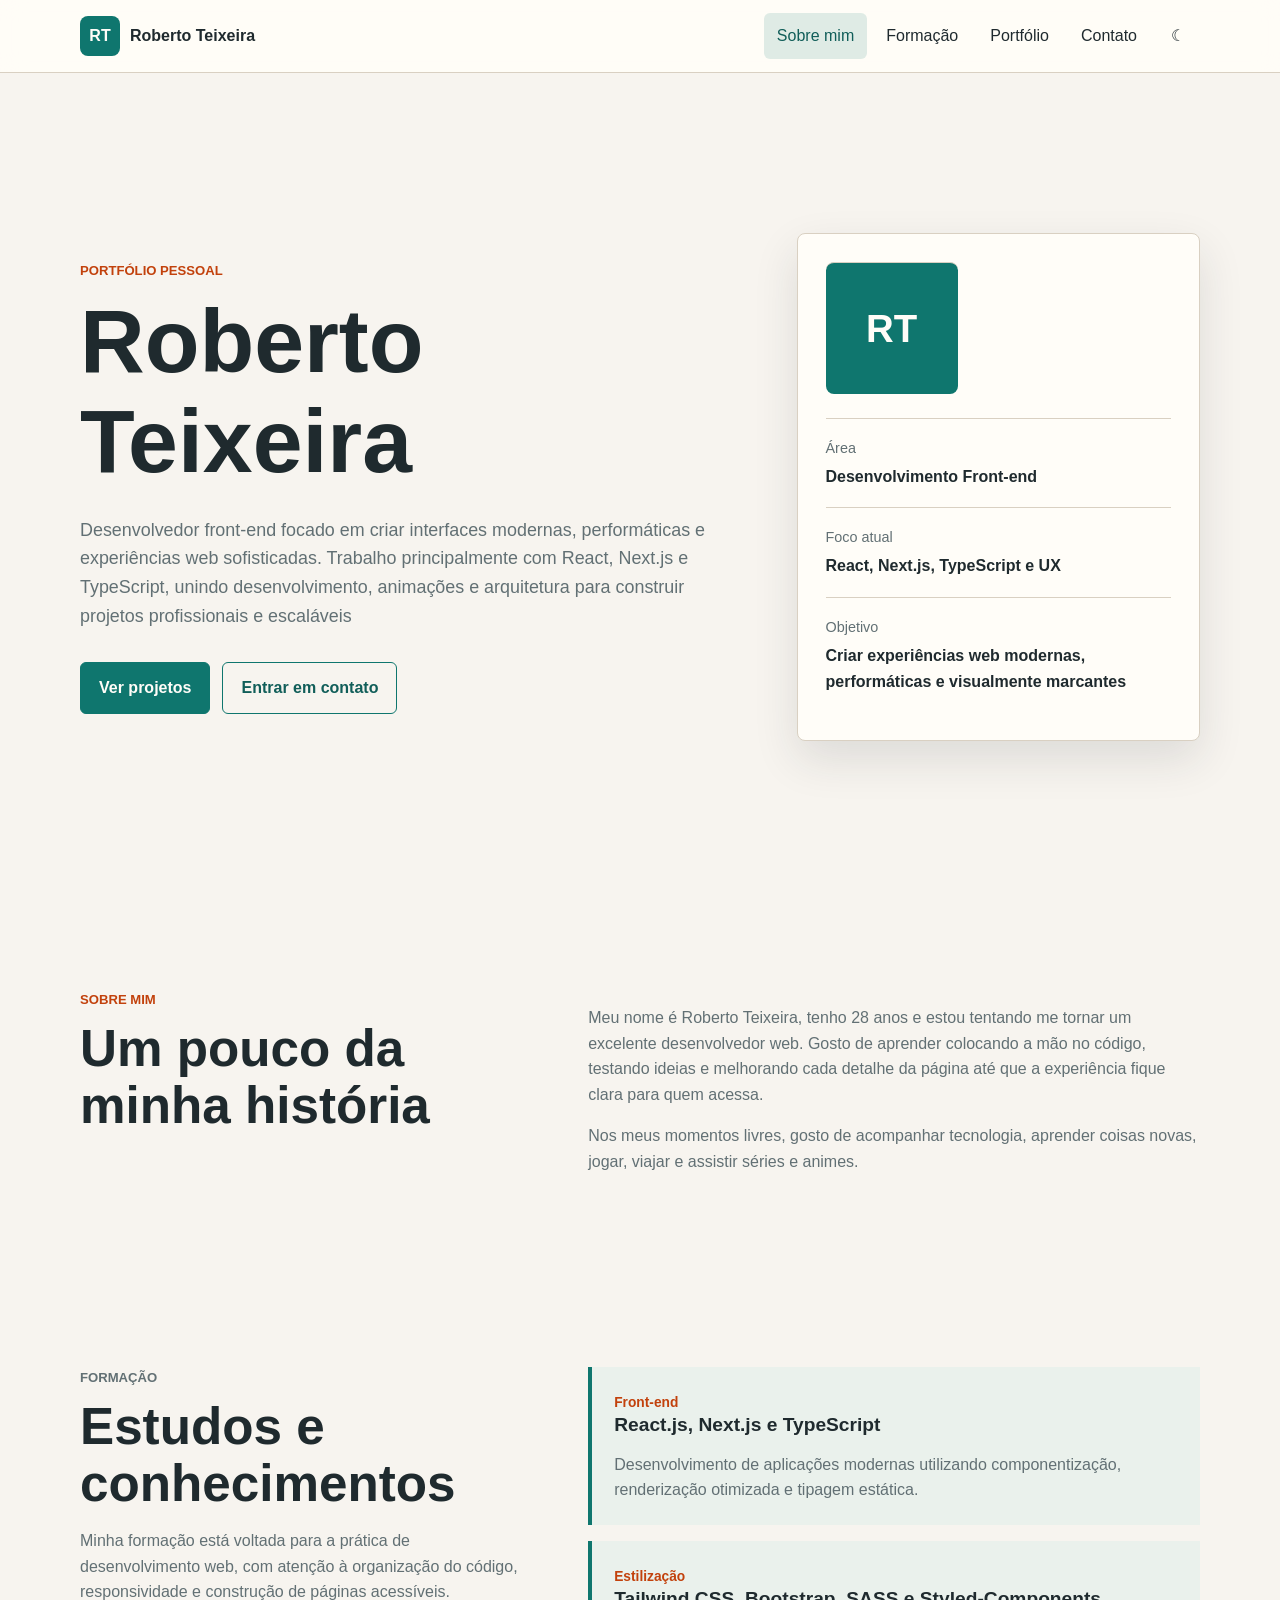
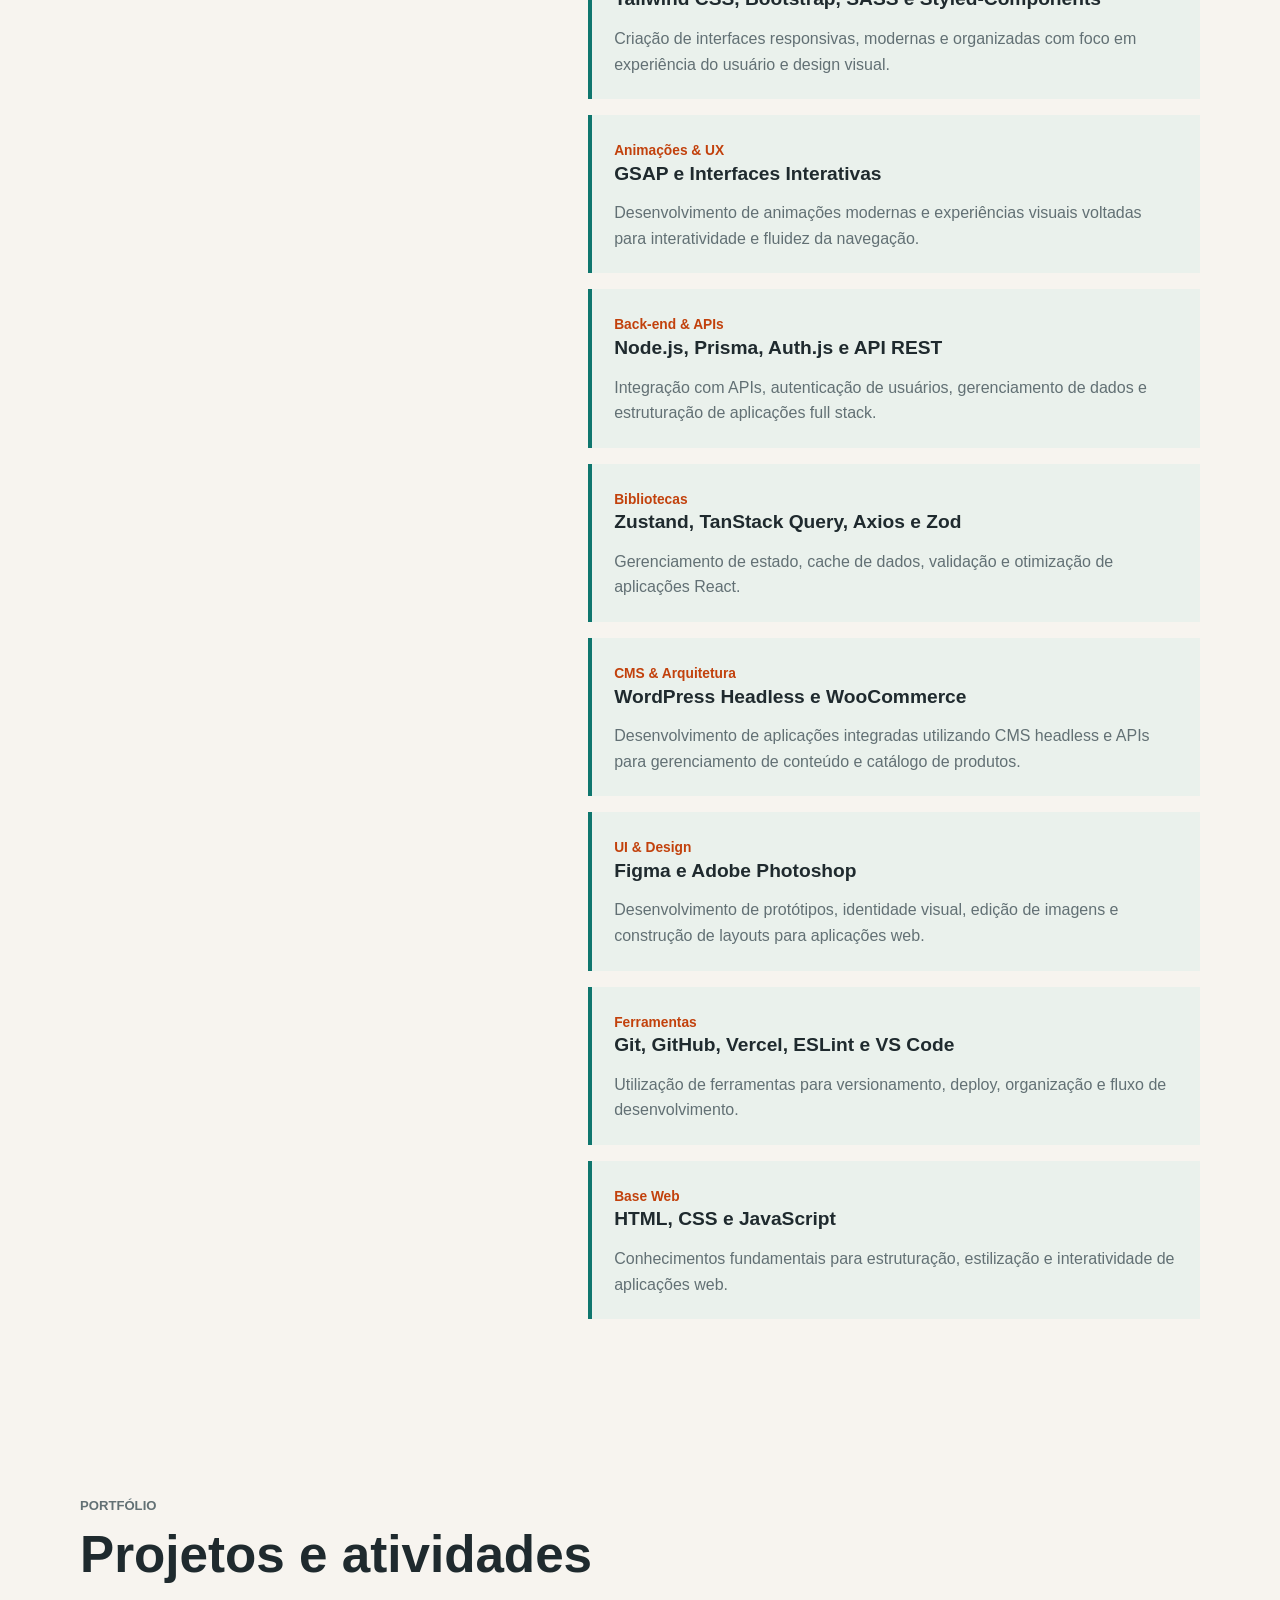
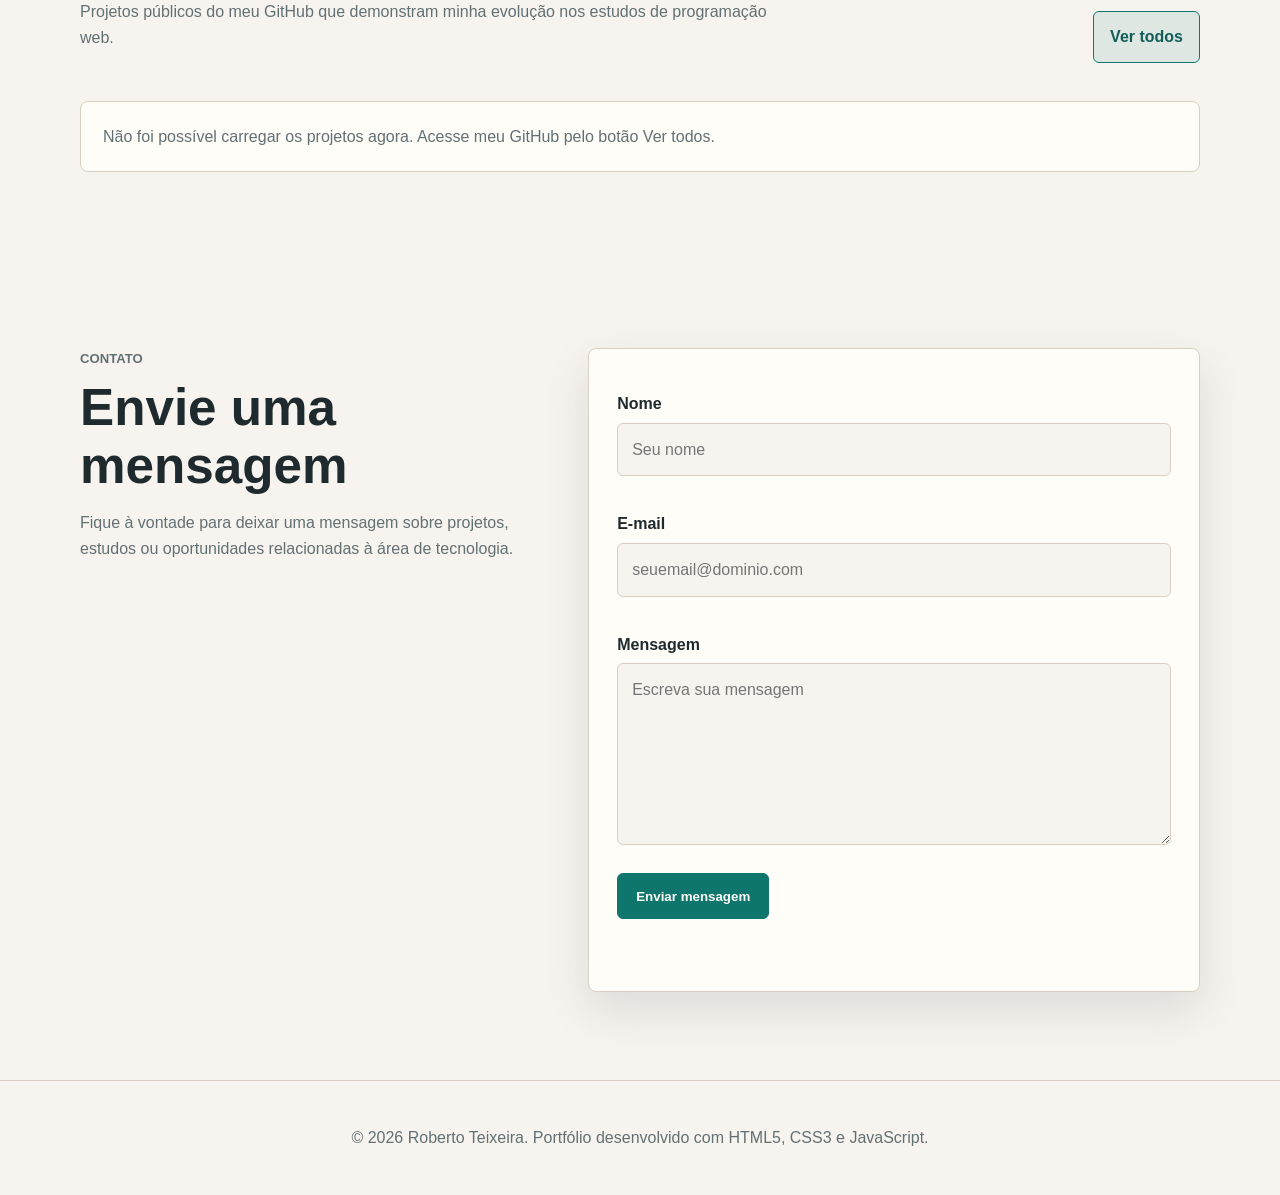
<file: index.html>
<!DOCTYPE html>
<html lang="pt-BR">
<head>
  <meta charset="UTF-8">
  <meta name="viewport" content="width=device-width, initial-scale=1.0">
  <meta name="description" content="Portfólio pessoal de Roberto Teixeira, com apresentação, formação, projetos e formulário de contato.">
  <title>Roberto Teixeira | Portfólio</title>
  <link rel="stylesheet" href="css/styles.css">
</head>
<body>
  <header class="site-header">
    <nav class="navbar" aria-label="Menu principal">
      <a class="brand" href="#sobre" aria-label="Ir para o início">
        <span class="brand-mark">RT</span>
        <span>Roberto Teixeira</span>
      </a>

      <button class="menu-toggle" type="button" aria-expanded="false" aria-controls="menu">
        <span></span>
        <span></span>
        <span></span>
        <span class="sr-only">Abrir menu</span>
      </button>

      <div class="menu" id="menu">
        <a href="#sobre">Sobre mim</a>
        <a href="#formacao">Formação</a>
        <a href="#portfolio">Portfólio</a>
        <a href="#contato">Contato</a>
        <button class="theme-toggle" type="button" aria-label="Mudar tema" data-tooltip="Mudar tema">
          <span class="theme-icon sun-icon" aria-hidden="true">☀</span>
          <span class="theme-icon moon-icon" aria-hidden="true">☾</span>
        </button>
      </div>
    </nav>
  </header>

  <main>
    <section class="hero section" id="sobre">
      <div class="hero-content">
        <p class="eyebrow">Portfólio pessoal</p>
        <h1>Roberto Teixeira</h1>
        <p class="hero-text">
          Desenvolvedor front-end focado em criar interfaces modernas, performáticas e experiências web sofisticadas. Trabalho principalmente com React, Next.js e TypeScript, unindo desenvolvimento, animações e arquitetura para construir projetos profissionais e escaláveis
        </p>
        <div class="hero-actions" aria-label="Ações principais">
          <a class="button primary" href="#portfolio">Ver projetos</a>
          <a class="button secondary" href="#contato">Entrar em contato</a>
        </div>
      </div>

      <aside class="profile-panel" aria-label="Resumo do perfil">
        <div class="avatar" aria-hidden="true">RT</div>
        <dl>
          <div>
            <dt>Área</dt>
            <dd>Desenvolvimento Front-end</dd>
          </div>
          <div>
            <dt>Foco atual</dt>
            <dd>React, Next.js, TypeScript e UX</dd>
          </div>
          <div>
            <dt>Objetivo</dt>
            <dd>Criar experiências web modernas, performáticas e visualmente marcantes</dd>
          </div>
        </dl>
      </aside>
    </section>

    <section class="section about-grid" aria-labelledby="sobre-titulo">
      <div>
        <p class="eyebrow">Sobre mim</p>
        <h2 id="sobre-titulo">Um pouco da minha história</h2>
      </div>
      <div class="text-block">
        <p>
          Meu nome é Roberto Teixeira, tenho 28 anos e estou tentando me tornar um excelente desenvolvedor web.
          Gosto de aprender colocando a mão no código, testando ideias e melhorando cada detalhe
          da página até que a experiência fique clara para quem acessa.
        </p>
        <p>
          Nos meus momentos livres, gosto de acompanhar tecnologia, aprender coisas novas, jogar, viajar e assistir séries e animes.
        </p>
      </div>
    </section>

    <section class="section split-section" id="formacao" aria-labelledby="formacao-titulo">
      <div class="sticky-copy">
        <p class="eyebrow">Formação</p>
        <h2 id="formacao-titulo">Estudos e conhecimentos</h2>
        <p>
          Minha formação está voltada para a prática de desenvolvimento web, com atenção à
          organização do código, responsividade e construção de páginas acessíveis.
        </p>
      </div>

      <div class="timeline">
  <article class="timeline-item">
    <span>Front-end</span>
    <h3>React.js, Next.js e TypeScript</h3>
    <p>
      Desenvolvimento de aplicações modernas utilizando componentização,
      renderização otimizada e tipagem estática.
    </p>
  </article>

  <article class="timeline-item">
    <span>Estilização</span>
    <h3>Tailwind CSS, Bootstrap, SASS e Styled-Components</h3>
    <p>
      Criação de interfaces responsivas, modernas e organizadas com foco em
      experiência do usuário e design visual.
    </p>
  </article>

  <article class="timeline-item">
    <span>Animações & UX</span>
    <h3>GSAP e Interfaces Interativas</h3>
    <p>
      Desenvolvimento de animações modernas e experiências visuais voltadas para
      interatividade e fluidez da navegação.
    </p>
  </article>

  <article class="timeline-item">
    <span>Back-end & APIs</span>
    <h3>Node.js, Prisma, Auth.js e API REST</h3>
    <p>
      Integração com APIs, autenticação de usuários, gerenciamento de dados e
      estruturação de aplicações full stack.
    </p>
  </article>

  <article class="timeline-item">
    <span>Bibliotecas</span>
    <h3>Zustand, TanStack Query, Axios e Zod</h3>
    <p>
      Gerenciamento de estado, cache de dados, validação e otimização de
      aplicações React.
    </p>
  </article>

  <article class="timeline-item">
    <span>CMS & Arquitetura</span>
    <h3>WordPress Headless e WooCommerce</h3>
    <p>
      Desenvolvimento de aplicações integradas utilizando CMS headless e APIs
      para gerenciamento de conteúdo e catálogo de produtos.
    </p>
  </article>

  <article class="timeline-item">
    <span>UI & Design</span>
    <h3>Figma e Adobe Photoshop</h3>
    <p>
      Desenvolvimento de protótipos, identidade visual, edição de imagens e
      construção de layouts para aplicações web.
    </p>
  </article>

  <article class="timeline-item">
    <span>Ferramentas</span>
    <h3>Git, GitHub, Vercel, ESLint e VS Code</h3>
    <p>
      Utilização de ferramentas para versionamento, deploy, organização e fluxo
      de desenvolvimento.
    </p>
  </article>

  <article class="timeline-item">
    <span>Base Web</span>
    <h3>HTML, CSS e JavaScript</h3>
    <p>
      Conhecimentos fundamentais para estruturação, estilização e interatividade
      de aplicações web.
    </p>
  </article>
</div>
    </section>

    <section class="section" id="portfolio" aria-labelledby="portfolio-titulo">
      <div class="section-heading portfolio-heading">
        <div>
          <p class="eyebrow">Portfólio</p>
          <h2 id="portfolio-titulo">Projetos e atividades</h2>
          <p>Projetos públicos do meu GitHub que demonstram minha evolução nos estudos de programação web.</p>
        </div>
        <a class="button secondary" href="projetos.html">Ver todos</a>
      </div>

      <div class="project-grid" id="featuredProjects" data-limit="3">
        <p class="project-status">Carregando projetos do GitHub...</p>
      </div>
    </section>

    <section class="section contact-section" id="contato" aria-labelledby="contato-titulo">
      <div>
        <p class="eyebrow">Contato</p>
        <h2 id="contato-titulo">Envie uma mensagem</h2>
        <p>
          Fique à vontade para deixar uma mensagem sobre projetos, estudos ou oportunidades
          relacionadas à área de tecnologia.
        </p>
      </div>

      <form class="contact-form" id="contactForm" novalidate>
        <label for="nome">Nome</label>
        <input type="text" id="nome" name="nome" autocomplete="name" placeholder="Seu nome">
        <small class="error-message" id="nomeError"></small>

        <label for="email">E-mail</label>
        <input type="email" id="email" name="email" autocomplete="email" placeholder="seuemail@dominio.com">
        <small class="error-message" id="emailError"></small>

        <label for="mensagem">Mensagem</label>
        <textarea id="mensagem" name="mensagem" rows="6" placeholder="Escreva sua mensagem"></textarea>
        <small class="error-message" id="mensagemError"></small>

        <button class="button primary" type="submit">Enviar mensagem</button>
        <p class="form-feedback" id="formFeedback" role="status" aria-live="polite"></p>
      </form>
    </section>
  </main>

  <footer class="site-footer">
    <p>© 2026 Roberto Teixeira. Portfólio desenvolvido com HTML5, CSS3 e JavaScript.</p>
  </footer>

  <script src="js/script.js"></script>
  <script src="js/github-projects.js"></script>
</body>
</html>
</file>
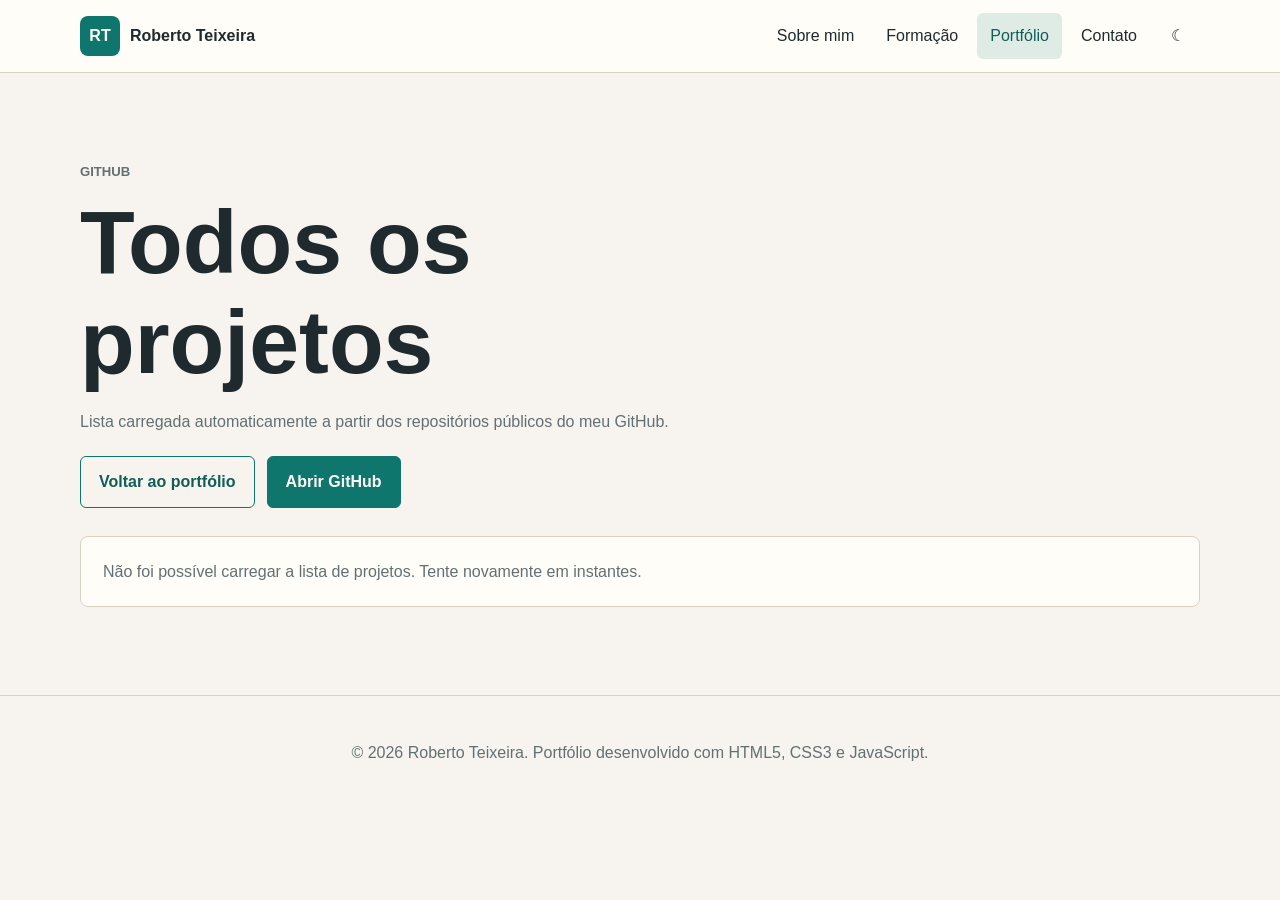
<file: projetos.html>
<!DOCTYPE html>
<html lang="pt-BR">
<head>
  <meta charset="UTF-8">
  <meta name="viewport" content="width=device-width, initial-scale=1.0">
  <meta name="description" content="Lista de projetos públicos do GitHub de Roberto Teixeira.">
  <title>Projetos | Roberto Teixeira</title>
  <link rel="stylesheet" href="css/styles.css">
</head>
<body>
  <header class="site-header">
    <nav class="navbar" aria-label="Menu principal">
      <a class="brand" href="index.html#sobre" aria-label="Voltar para o início">
        <span class="brand-mark">RT</span>
        <span>Roberto Teixeira</span>
      </a>

      <button class="menu-toggle" type="button" aria-expanded="false" aria-controls="menu">
        <span></span>
        <span></span>
        <span></span>
        <span class="sr-only">Abrir menu</span>
      </button>

      <div class="menu" id="menu">
        <a href="index.html#sobre">Sobre mim</a>
        <a href="index.html#formacao">Formação</a>
        <a href="index.html#portfolio" class="active">Portfólio</a>
        <a href="index.html#contato">Contato</a>
        <button class="theme-toggle" type="button" aria-label="Mudar tema" data-tooltip="Mudar tema">
          <span class="theme-icon sun-icon" aria-hidden="true">☀</span>
          <span class="theme-icon moon-icon" aria-hidden="true">☾</span>
        </button>
      </div>
    </nav>
  </header>

  <main>
    <section class="section projects-page" aria-labelledby="todos-projetos-titulo">
      <div class="section-heading">
        <p class="eyebrow">GitHub</p>
        <h1 id="todos-projetos-titulo">Todos os projetos</h1>
        <p>
          Lista carregada automaticamente a partir dos repositórios públicos do meu GitHub.
        </p>
      </div>

      <div class="project-toolbar">
        <a class="button secondary" href="index.html#portfolio">Voltar ao portfólio</a>
        <a class="button primary" href="https://github.com/RobertoDev3" target="_blank" rel="noopener noreferrer">Abrir GitHub</a>
      </div>

      <div class="project-grid all-projects-grid" id="allProjects">
        <p class="project-status">Carregando projetos do GitHub...</p>
      </div>
    </section>
  </main>

  <footer class="site-footer">
    <p>© 2026 Roberto Teixeira. Portfólio desenvolvido com HTML5, CSS3 e JavaScript.</p>
  </footer>

  <script src="js/script.js"></script>
  <script src="js/github-projects.js"></script>
</body>
</html>
</file>
<file: css/styles.css>
:root {
  --bg: #f7f4ef;
  --surface: #fffdf8;
  --text: #1f2a2e;
  --muted: #627074;
  --line: #d9d0c2;
  --primary: #0f766e;
  --primary-strong: #115e59;
  --accent: #c2410c;
  --shadow: 0 18px 45px rgba(35, 42, 46, 0.12);
}

body.dark-theme {
  --bg: #101416;
  --surface: #1a2023;
  --text: #eef4f2;
  --muted: #b3c0bd;
  --line: #344044;
  --primary: #5eead4;
  --primary-strong: #2dd4bf;
  --accent: #fb923c;
  --shadow: 0 18px 45px rgba(0, 0, 0, 0.28);
}

* {
  box-sizing: border-box;
}

html {
  scroll-behavior: smooth;
}

body {
  margin: 0;
  background: var(--bg);
  color: var(--text);
  font-family: Arial, Helvetica, sans-serif;
  line-height: 1.6;
}

a {
  color: inherit;
}

.sr-only {
  position: absolute;
  width: 1px;
  height: 1px;
  padding: 0;
  margin: -1px;
  overflow: hidden;
  clip: rect(0, 0, 0, 0);
  border: 0;
}

.site-header {
  position: sticky;
  top: 0;
  z-index: 10;
  border-bottom: 1px solid var(--line);
  background: color-mix(in srgb, var(--surface) 92%, transparent);
  backdrop-filter: blur(12px);
}

.navbar {
  width: min(1120px, calc(100% - 32px));
  min-height: 72px;
  margin: 0 auto;
  display: flex;
  align-items: center;
  justify-content: space-between;
  gap: 24px;
}

.brand,
.menu {
  display: flex;
  align-items: center;
}

.brand {
  gap: 10px;
  font-weight: 700;
  text-decoration: none;
}

.brand-mark,
.avatar {
  display: grid;
  place-items: center;
  border-radius: 8px;
  background: var(--primary);
  color: var(--surface);
  font-weight: 800;
}

.brand-mark {
  width: 40px;
  height: 40px;
}

.menu {
  gap: 6px;
}

.menu a,
.theme-toggle {
  min-height: 42px;
  padding: 10px 13px;
  border: 0;
  border-radius: 6px;
  background: transparent;
  color: var(--text);
  font: inherit;
  text-decoration: none;
  cursor: pointer;
  transition: background-color 0.2s ease, color 0.2s ease, transform 0.2s ease;
}

.theme-toggle {
  position: relative;
  display: inline-flex;
  align-items: center;
  justify-content: center;
  gap: 4px;
  min-width: 44px;
}

.theme-toggle::after {
  content: attr(data-tooltip);
  position: absolute;
  top: calc(100% + 8px);
  left: 50%;
  width: max-content;
  max-width: 180px;
  padding: 7px 9px;
  border-radius: 6px;
  background: var(--text);
  color: var(--surface);
  font-size: 0.82rem;
  line-height: 1.2;
  opacity: 0;
  pointer-events: none;
  transform: translateX(-50%) translateY(-4px);
  transition: opacity 0.2s ease, transform 0.2s ease;
}

.theme-toggle:hover::after,
.theme-toggle:focus-visible::after {
  opacity: 1;
  transform: translateX(-50%) translateY(0);
}

.theme-icon {
  display: inline-grid;
  place-items: center;
  width: 18px;
  height: 18px;
  font-size: 1rem;
  line-height: 1;
}

.sun-icon {
  display: none;
}

body.dark-theme .sun-icon {
  display: inline-grid;
}

body.dark-theme .moon-icon {
  display: none;
}

.menu a:hover,
.theme-toggle:hover,
.menu a.active {
  background: color-mix(in srgb, var(--primary) 13%, transparent);
  color: var(--primary-strong);
}

.menu-toggle {
  display: none;
  width: 44px;
  height: 44px;
  border: 1px solid var(--line);
  border-radius: 6px;
  background: var(--surface);
  cursor: pointer;
  transition: border-color 0.2s ease, background-color 0.2s ease, transform 0.2s ease;
}

.menu-toggle span:not(.sr-only) {
  display: block;
  width: 20px;
  height: 2px;
  margin: 5px auto;
  background: var(--text);
}

.menu-toggle:hover {
  border-color: var(--primary);
  background: color-mix(in srgb, var(--primary) 10%, var(--surface));
  transform: translateY(-1px);
}

.section {
  width: min(1120px, calc(100% - 32px));
  margin: 0 auto;
  padding: 88px 0;
  scroll-margin-top: 88px;
}

.hero {
  min-height: calc(100vh - 72px);
  display: grid;
  grid-template-columns: minmax(0, 1.25fr) minmax(280px, 0.75fr);
  align-items: center;
  gap: 44px;
}

.eyebrow {
  margin: 0 0 10px;
  color: var(--accent);
  font-size: 0.82rem;
  font-weight: 800;
  letter-spacing: 0;
  text-transform: uppercase;
}

h1,
h2,
h3,
p {
  overflow-wrap: anywhere;
}

h1,
h2,
h3 {
  margin: 0;
  line-height: 1.12;
}

h1 {
  max-width: 780px;
  font-size: clamp(3rem, 7vw, 6.4rem);
}

h2 {
  font-size: clamp(2rem, 4vw, 3.4rem);
}

h3 {
  font-size: 1.2rem;
}

.hero-text {
  max-width: 680px;
  margin: 24px 0 0;
  color: var(--muted);
  font-size: 1.12rem;
}

.hero-actions {
  display: flex;
  flex-wrap: wrap;
  gap: 12px;
  margin-top: 32px;
}

.button {
  display: inline-flex;
  align-items: center;
  justify-content: center;
  min-height: 46px;
  padding: 12px 18px;
  border: 1px solid var(--primary);
  border-radius: 6px;
  font-weight: 700;
  text-decoration: none;
  cursor: pointer;
  transition: background-color 0.2s ease, color 0.2s ease, border-color 0.2s ease, transform 0.2s ease, box-shadow 0.2s ease;
}

.button.primary {
  background: var(--primary);
  color: var(--surface);
}

.button.primary:hover {
  border-color: var(--primary-strong);
  background: var(--primary-strong);
  transform: translateY(-2px);
  box-shadow: 0 12px 24px rgba(15, 118, 110, 0.22);
}

.button.secondary {
  color: var(--primary-strong);
}

.button.secondary:hover {
  background: var(--primary);
  color: var(--surface);
  transform: translateY(-2px);
  box-shadow: 0 12px 24px rgba(15, 118, 110, 0.16);
}

.profile-panel,
.contact-form,
.project-card {
  border: 1px solid var(--line);
  border-radius: 8px;
  background: var(--surface);
  box-shadow: var(--shadow);
}

.profile-panel {
  padding: 28px;
}

.avatar {
  width: 132px;
  height: 132px;
  margin-bottom: 24px;
  font-size: 2.4rem;
}

dl {
  margin: 0;
}

.profile-panel div {
  padding: 18px 0;
  border-top: 1px solid var(--line);
}

dt {
  color: var(--muted);
  font-size: 0.9rem;
}

dd {
  margin: 4px 0 0;
  font-weight: 700;
}

.about-grid,
.split-section,
.contact-section {
  display: grid;
  grid-template-columns: 0.85fr 1.15fr;
  gap: 56px;
}

.sticky-copy {
  position: sticky;
  top: 104px;
  align-self: start;
}

.text-block p,
.split-section > div > p,
.section-heading p,
.contact-section > div > p {
  color: var(--muted);
}

.timeline {
  display: grid;
  gap: 16px;
}

.timeline-item {
  padding: 22px;
  border-left: 4px solid var(--primary);
  background: color-mix(in srgb, var(--surface) 84%, var(--primary) 8%);
}

.timeline-item span {
  color: var(--accent);
  font-size: 0.86rem;
  font-weight: 800;
}

.timeline-item p {
  margin-bottom: 0;
  color: var(--muted);
}

.section-heading {
  max-width: 720px;
  margin-bottom: 34px;
}

.portfolio-heading {
  max-width: none;
  display: flex;
  align-items: flex-end;
  justify-content: space-between;
  gap: 24px;
}

.portfolio-heading > div {
  max-width: 720px;
}

.portfolio-heading .button {
  flex: 0 0 auto;
  min-height: 42px;
  margin-bottom: 4px;
  padding-inline: 16px;
  background: color-mix(in srgb, var(--primary) 10%, transparent);
}

.portfolio-heading .button:hover {
  background: var(--primary);
  color: var(--surface);
}

.project-grid {
  display: grid;
  grid-template-columns: repeat(3, minmax(0, 1fr));
  gap: 18px;
}

.project-card {
  overflow: hidden;
}

.github-card {
  display: flex;
  flex-direction: column;
  min-height: 260px;
}

.project-card-body {
  flex: 1;
  padding: 22px 20px 8px;
}

.project-card h3,
.project-card p,
.project-card a {
  margin-left: 20px;
  margin-right: 20px;
}

.project-card h3 {
  margin-top: 20px;
}

.project-card p {
  color: var(--muted);
}

.project-card a {
  display: inline-block;
  margin-bottom: 22px;
  color: var(--primary-strong);
  font-weight: 800;
}

.github-card h3,
.github-card p,
.github-card a {
  margin-left: 0;
  margin-right: 0;
}

.github-card h3 {
  margin-top: 14px;
}

.project-meta {
  display: flex;
  flex-wrap: wrap;
  gap: 8px;
}

.project-meta span {
  padding: 5px 8px;
  border-radius: 6px;
  background: color-mix(in srgb, var(--primary) 12%, transparent);
  color: var(--primary-strong);
  font-size: 0.82rem;
  font-weight: 800;
}

.project-links {
  display: flex;
  flex-wrap: wrap;
  gap: 14px;
  padding: 0 20px 20px;
}

.project-links a {
  margin-bottom: 0;
}

.portfolio-actions,
.project-toolbar {
  display: flex;
  flex-wrap: wrap;
  gap: 12px;
  margin-top: 24px;
}

.project-toolbar {
  margin-top: -12px;
  margin-bottom: 28px;
}

.project-status {
  grid-column: 1 / -1;
  margin: 0;
  padding: 22px;
  border: 1px solid var(--line);
  border-radius: 8px;
  background: var(--surface);
  color: var(--muted);
}

.all-projects-grid {
  grid-template-columns: repeat(2, minmax(0, 1fr));
}

.project-visual {
  min-height: 150px;
  border-bottom: 1px solid var(--line);
}

.visual-one {
  background:
    linear-gradient(135deg, rgba(15, 118, 110, 0.85), rgba(194, 65, 12, 0.55)),
    repeating-linear-gradient(90deg, transparent 0 18px, rgba(255, 255, 255, 0.25) 18px 20px);
}

.visual-two {
  background:
    linear-gradient(160deg, rgba(194, 65, 12, 0.82), rgba(15, 118, 110, 0.52)),
    radial-gradient(circle at 30% 30%, rgba(255, 255, 255, 0.85), transparent 24%);
}

.visual-three {
  background:
    linear-gradient(45deg, rgba(31, 42, 46, 0.9), rgba(15, 118, 110, 0.74)),
    linear-gradient(90deg, rgba(255, 255, 255, 0.2) 50%, transparent 50%);
  background-size: auto, 34px 34px;
}

.contact-form {
  padding: 28px;
}

label {
  display: block;
  margin: 14px 0 6px;
  font-weight: 800;
}

input,
textarea {
  width: 100%;
  padding: 13px 14px;
  border: 1px solid var(--line);
  border-radius: 6px;
  background: var(--bg);
  color: var(--text);
  font: inherit;
}

input:focus,
textarea:focus {
  outline: 3px solid color-mix(in srgb, var(--primary) 28%, transparent);
  border-color: var(--primary);
}

.error-message {
  display: block;
  min-height: 21px;
  color: #b91c1c;
  font-size: 0.9rem;
}

.form-feedback {
  min-height: 28px;
  margin-bottom: 0;
  color: var(--primary-strong);
  font-weight: 800;
}

.site-footer {
  padding: 28px 16px;
  border-top: 1px solid var(--line);
  color: var(--muted);
  text-align: center;
}

@media (max-width: 820px) {
  .navbar {
    min-height: 64px;
  }

  .menu-toggle {
    display: block;
  }

  .menu {
    position: absolute;
    top: 64px;
    left: 0;
    right: 0;
    display: none;
    flex-direction: column;
    align-items: stretch;
    padding: 12px 16px 18px;
    border-bottom: 1px solid var(--line);
    background: var(--surface);
  }

  .menu.open {
    display: flex;
  }

  .menu a,
  .theme-toggle {
    text-align: left;
  }

  .hero,
  .about-grid,
  .split-section,
  .contact-section,
  .project-grid {
    grid-template-columns: 1fr;
  }

  .portfolio-heading {
    flex-direction: column;
    align-items: flex-start;
  }

  .section {
    padding: 62px 0;
    scroll-margin-top: 78px;
  }

  .sticky-copy {
    position: static;
  }

  .hero {
    min-height: auto;
  }
}

@media (max-width: 520px) {
  .brand span:last-child {
    max-width: 170px;
  }

  .hero-actions,
  .button {
    width: 100%;
  }

  .profile-panel,
  .contact-form {
    padding: 22px;
  }
}
</file>
